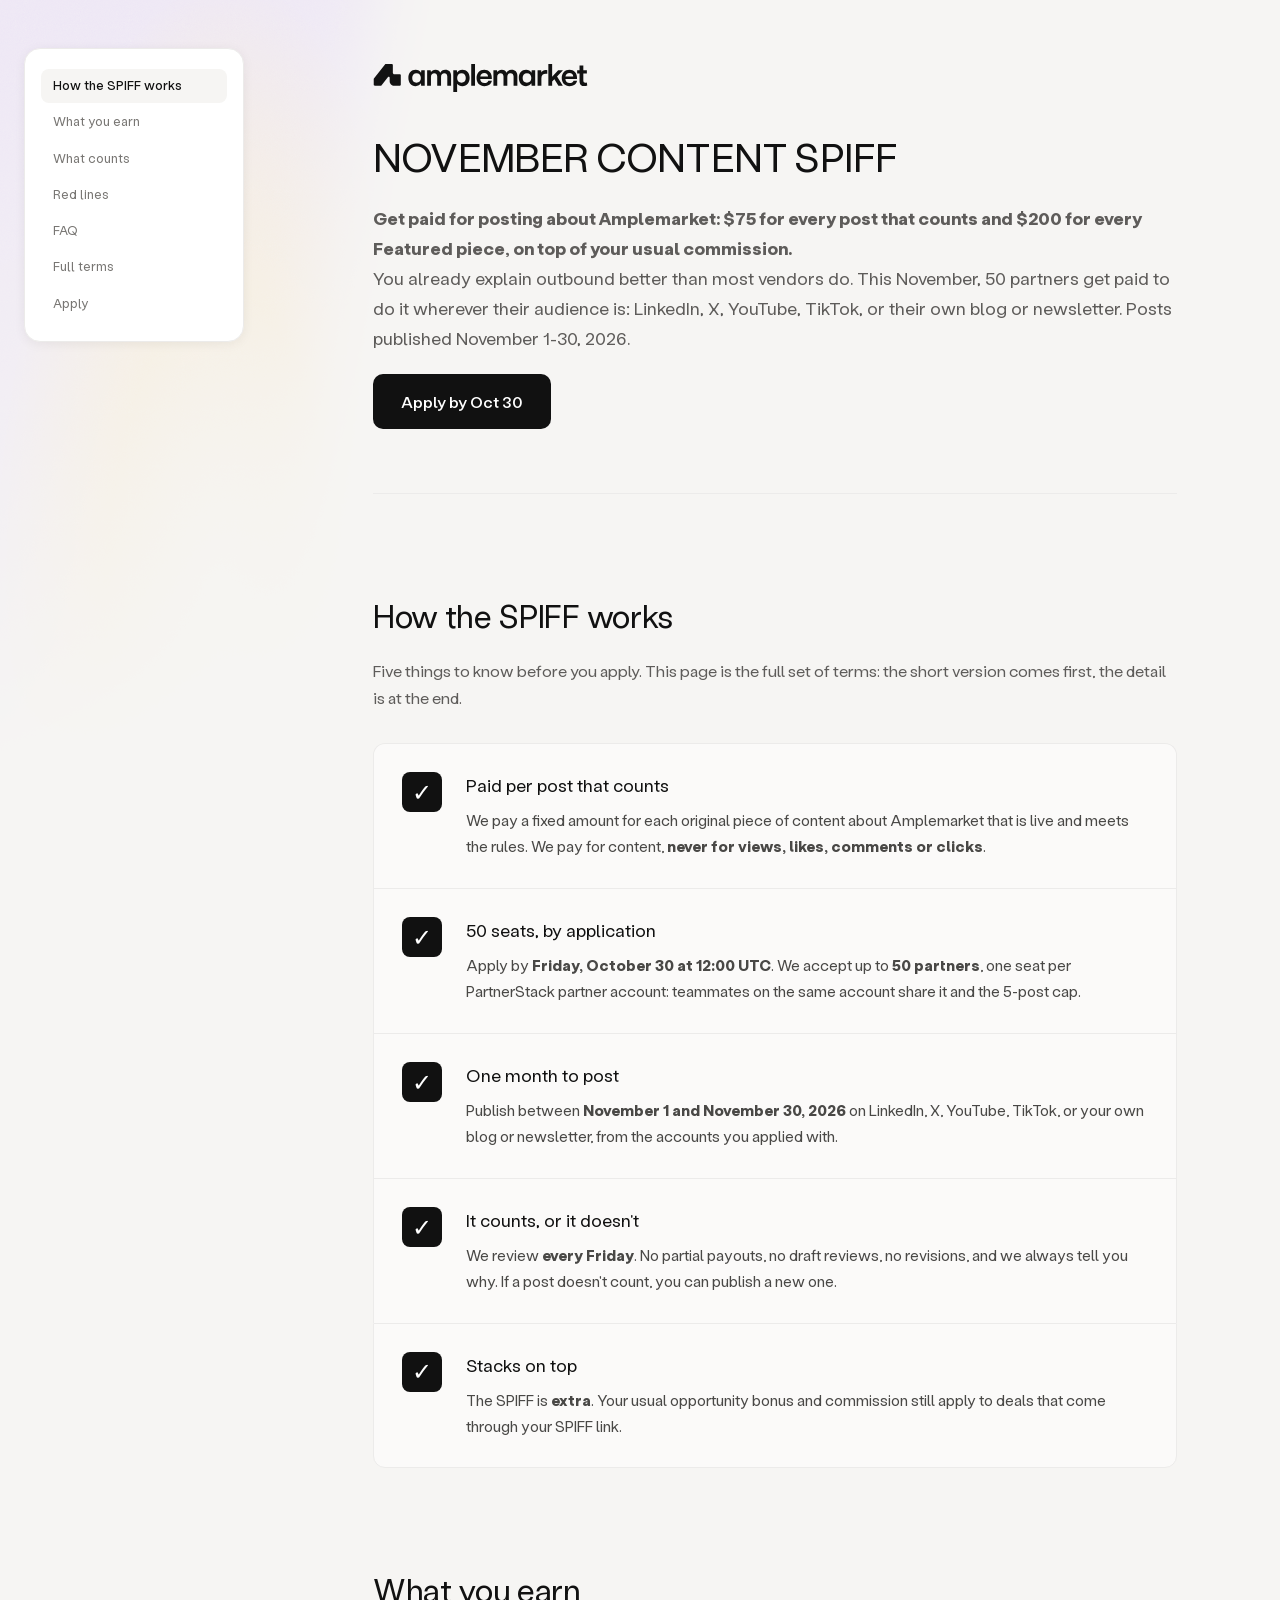
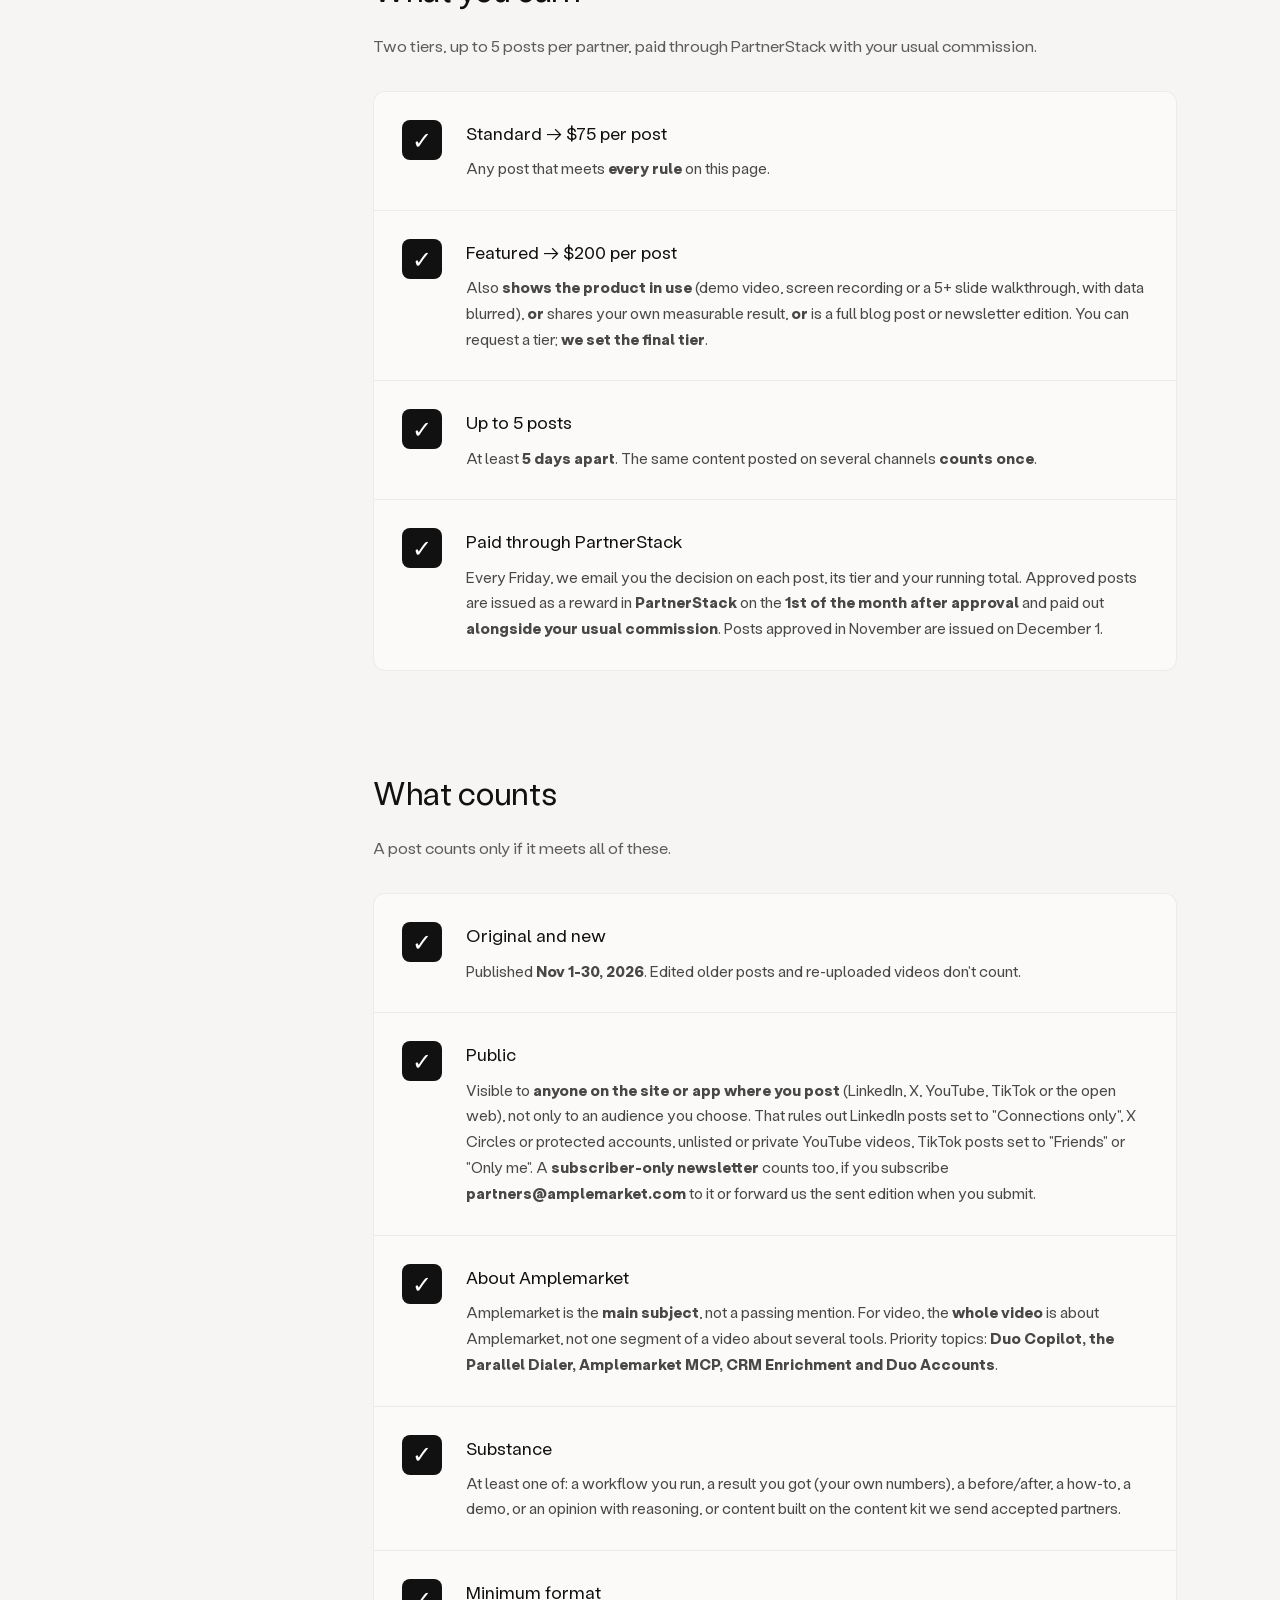
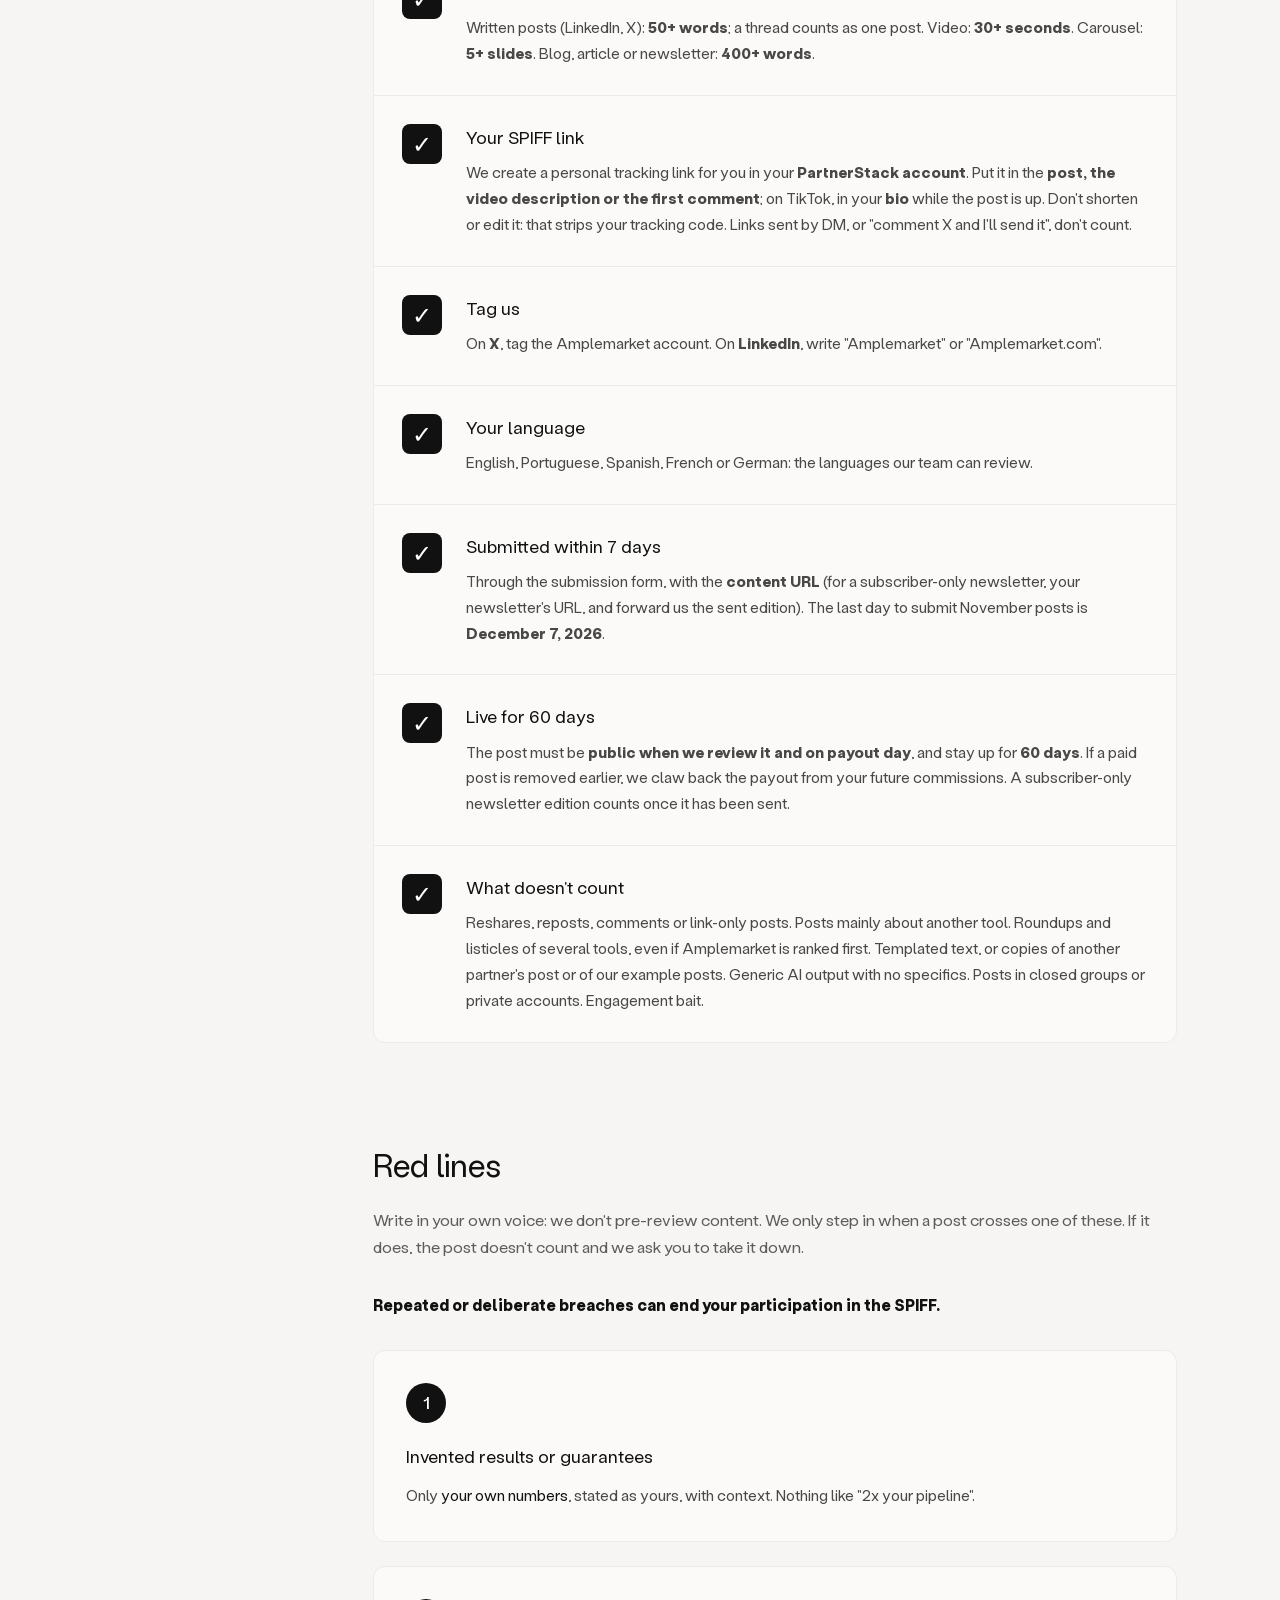
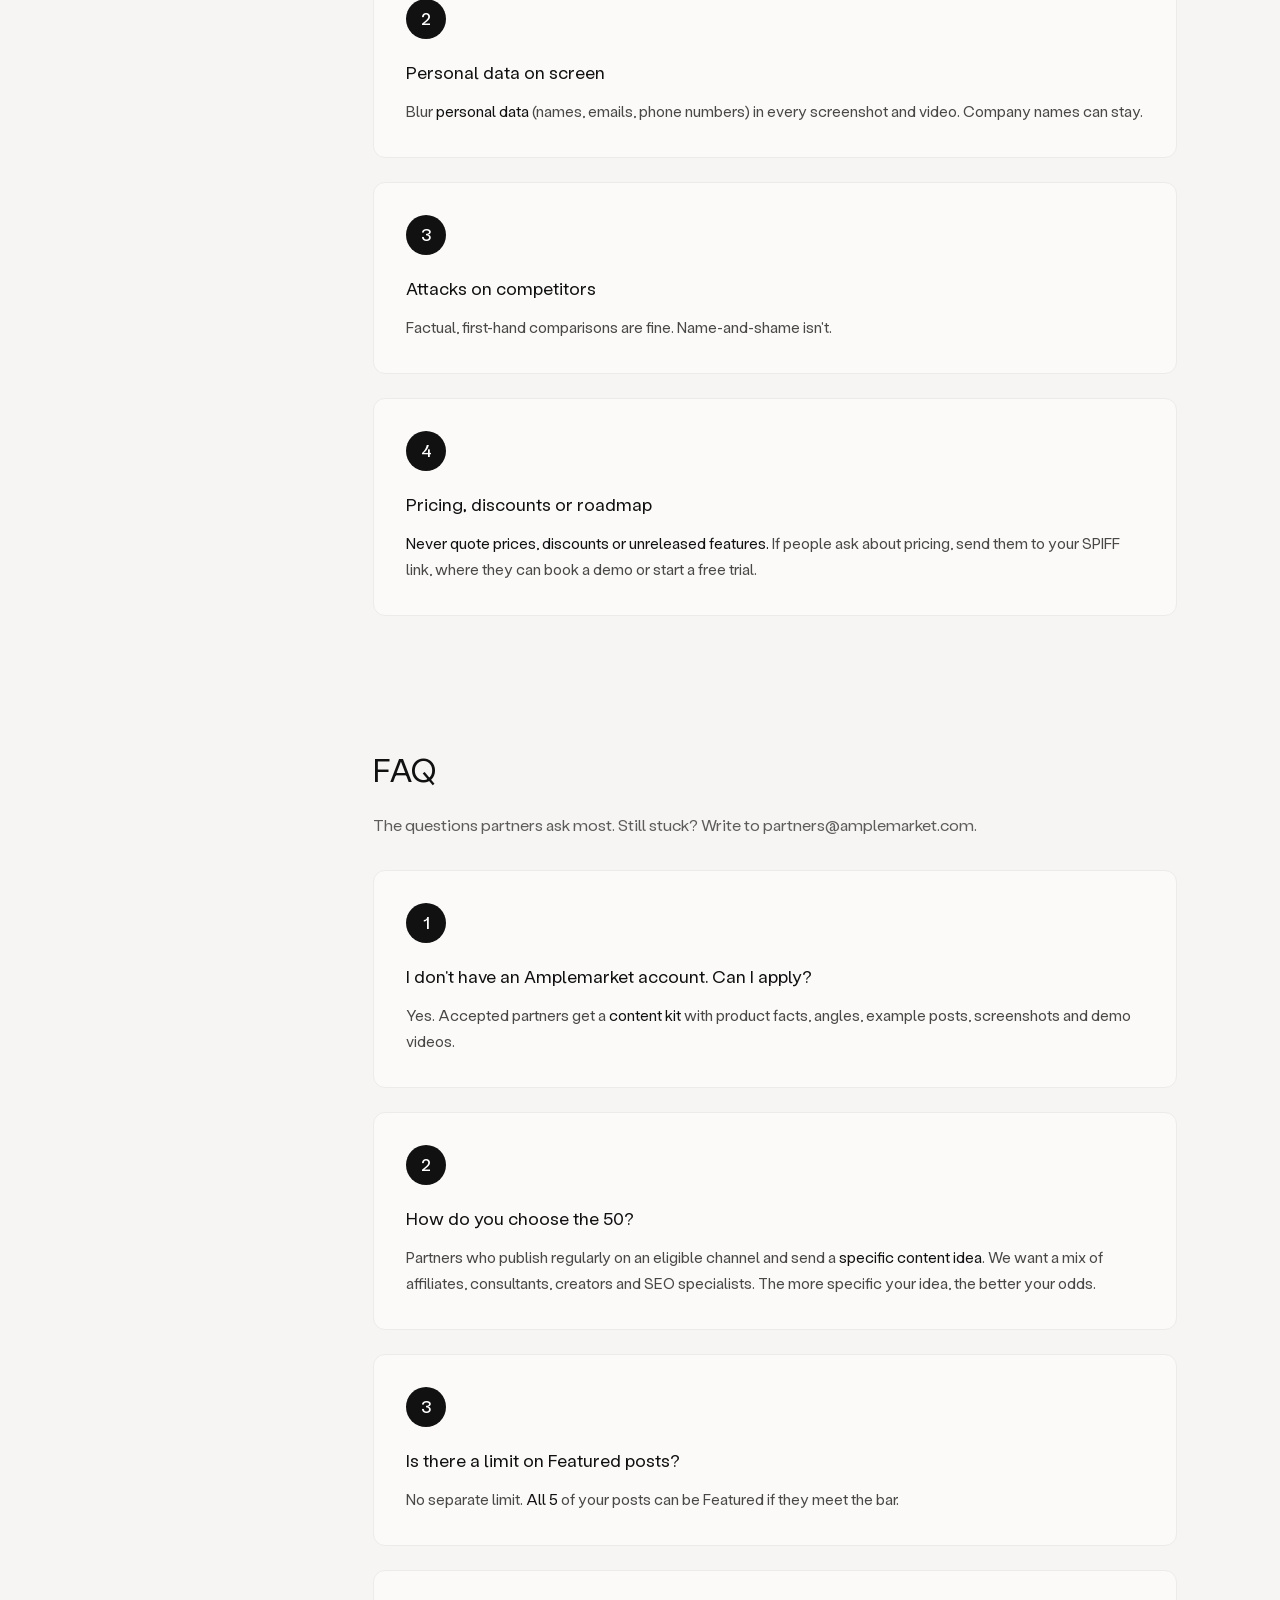
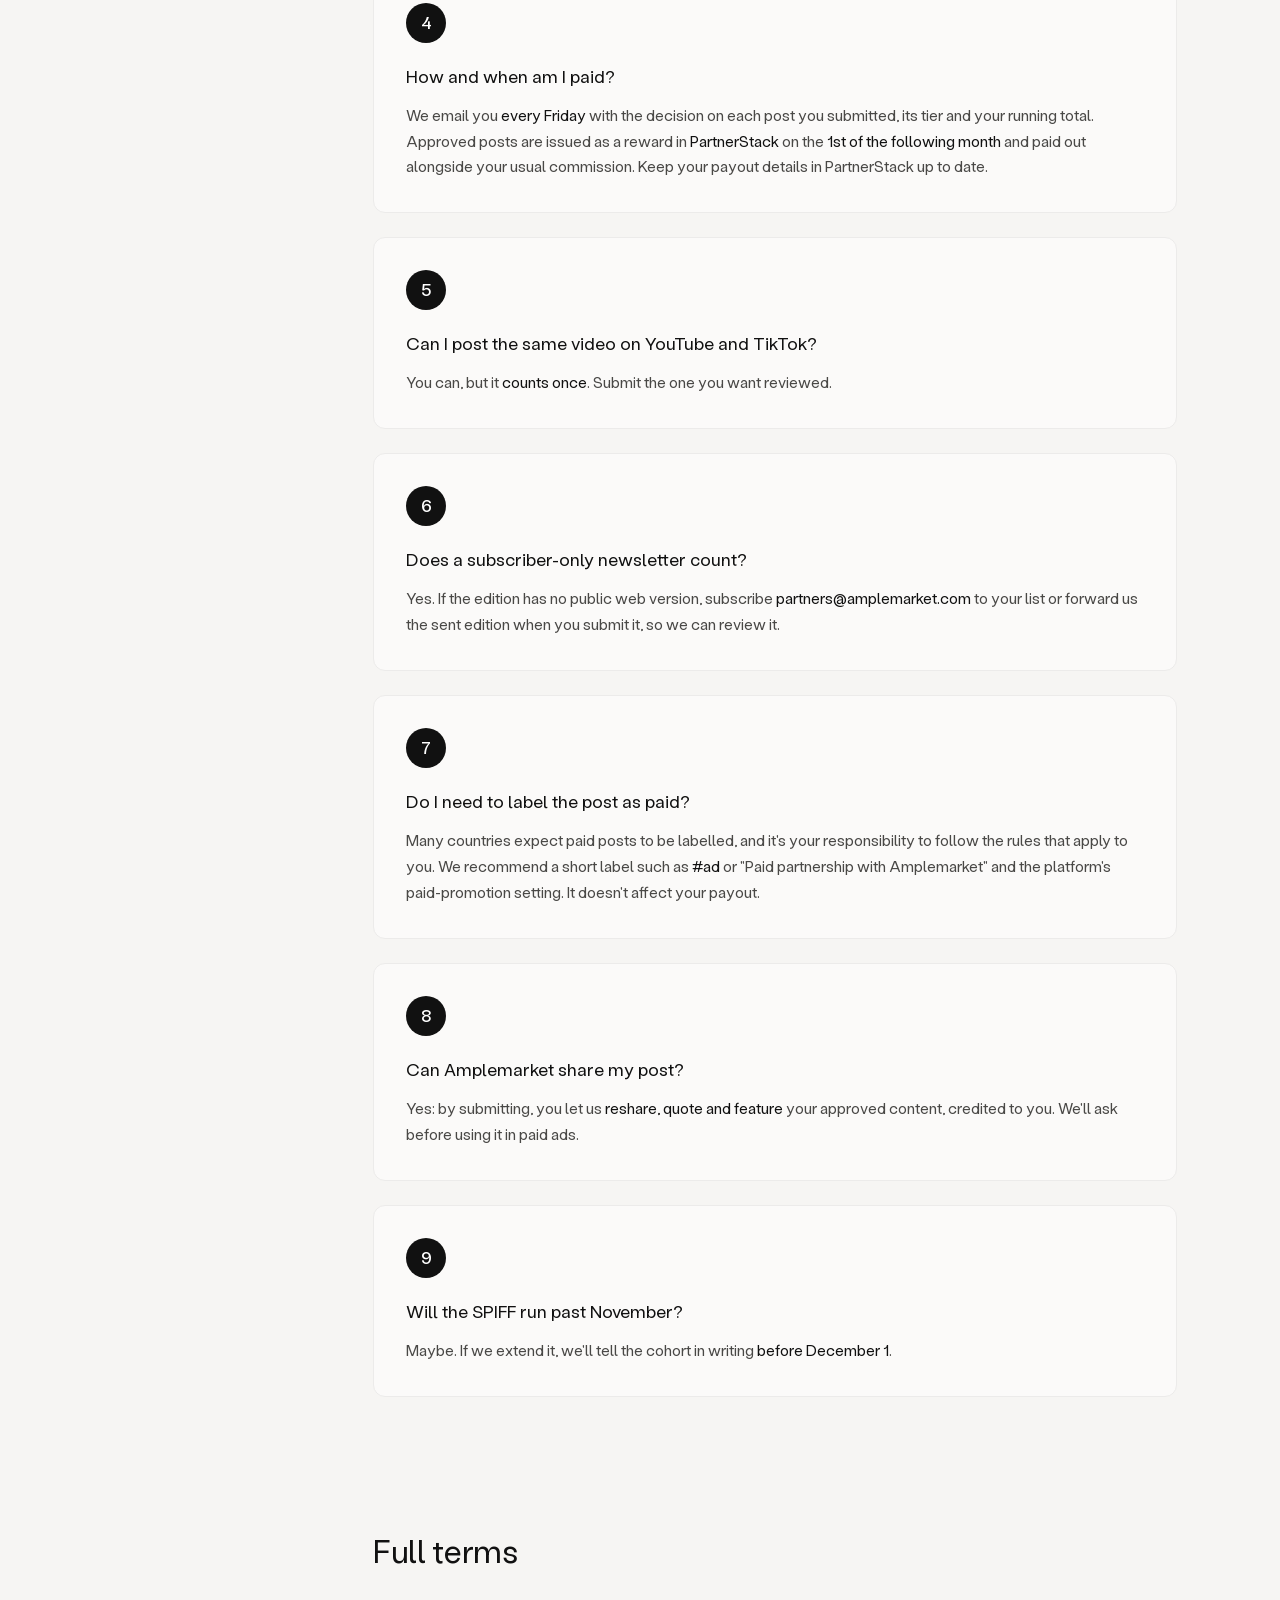
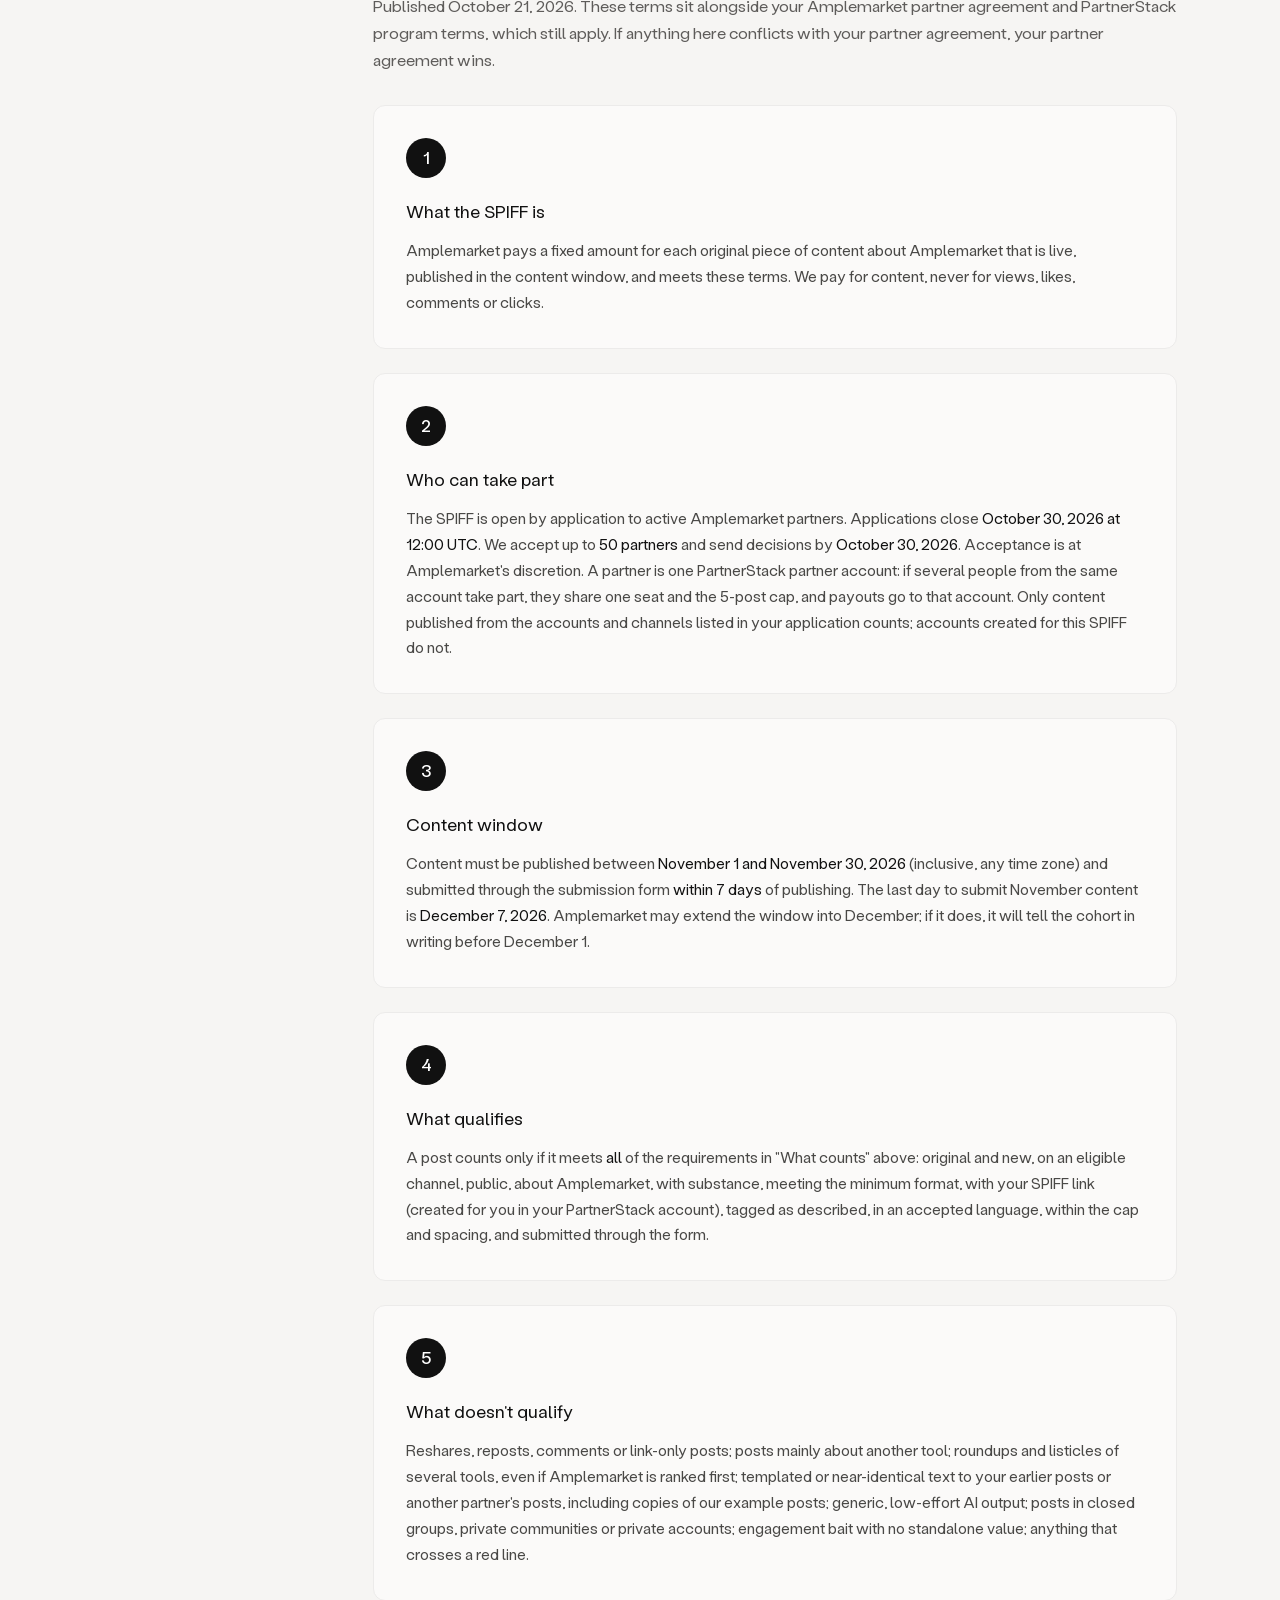
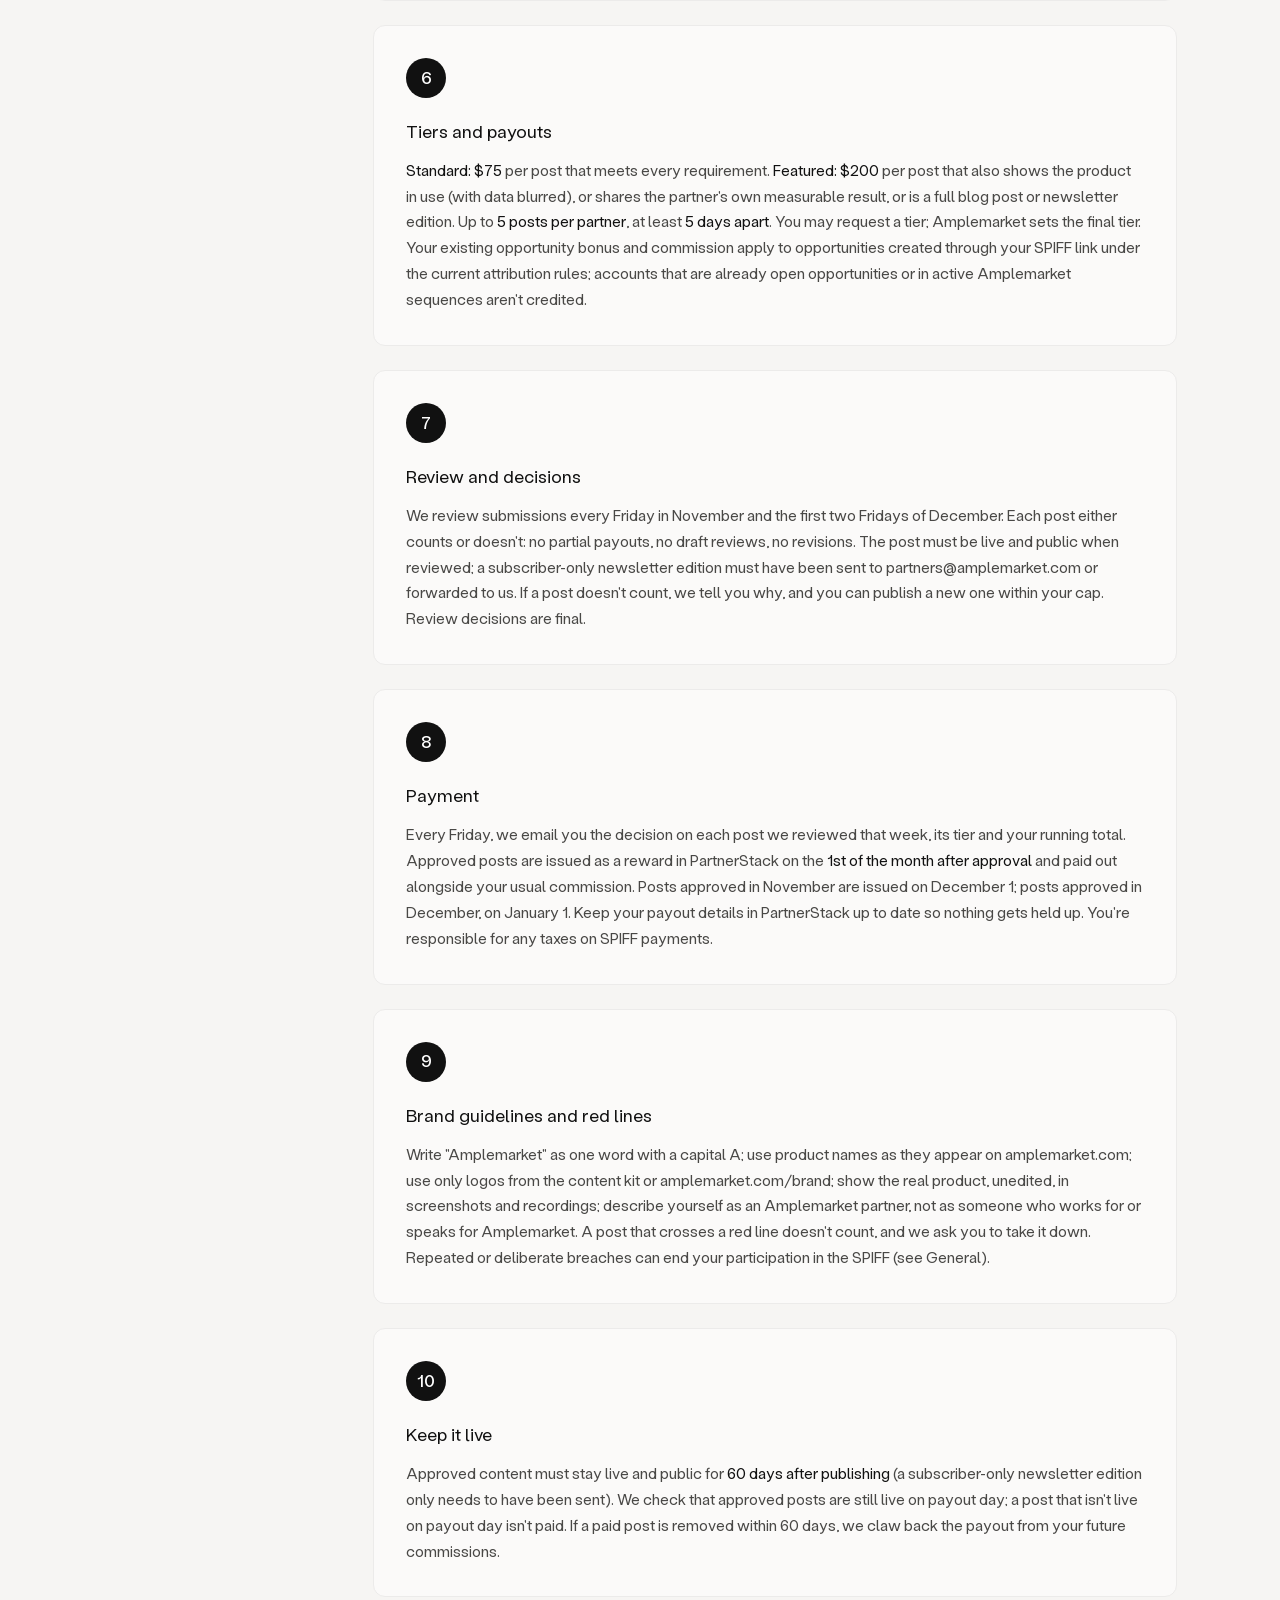
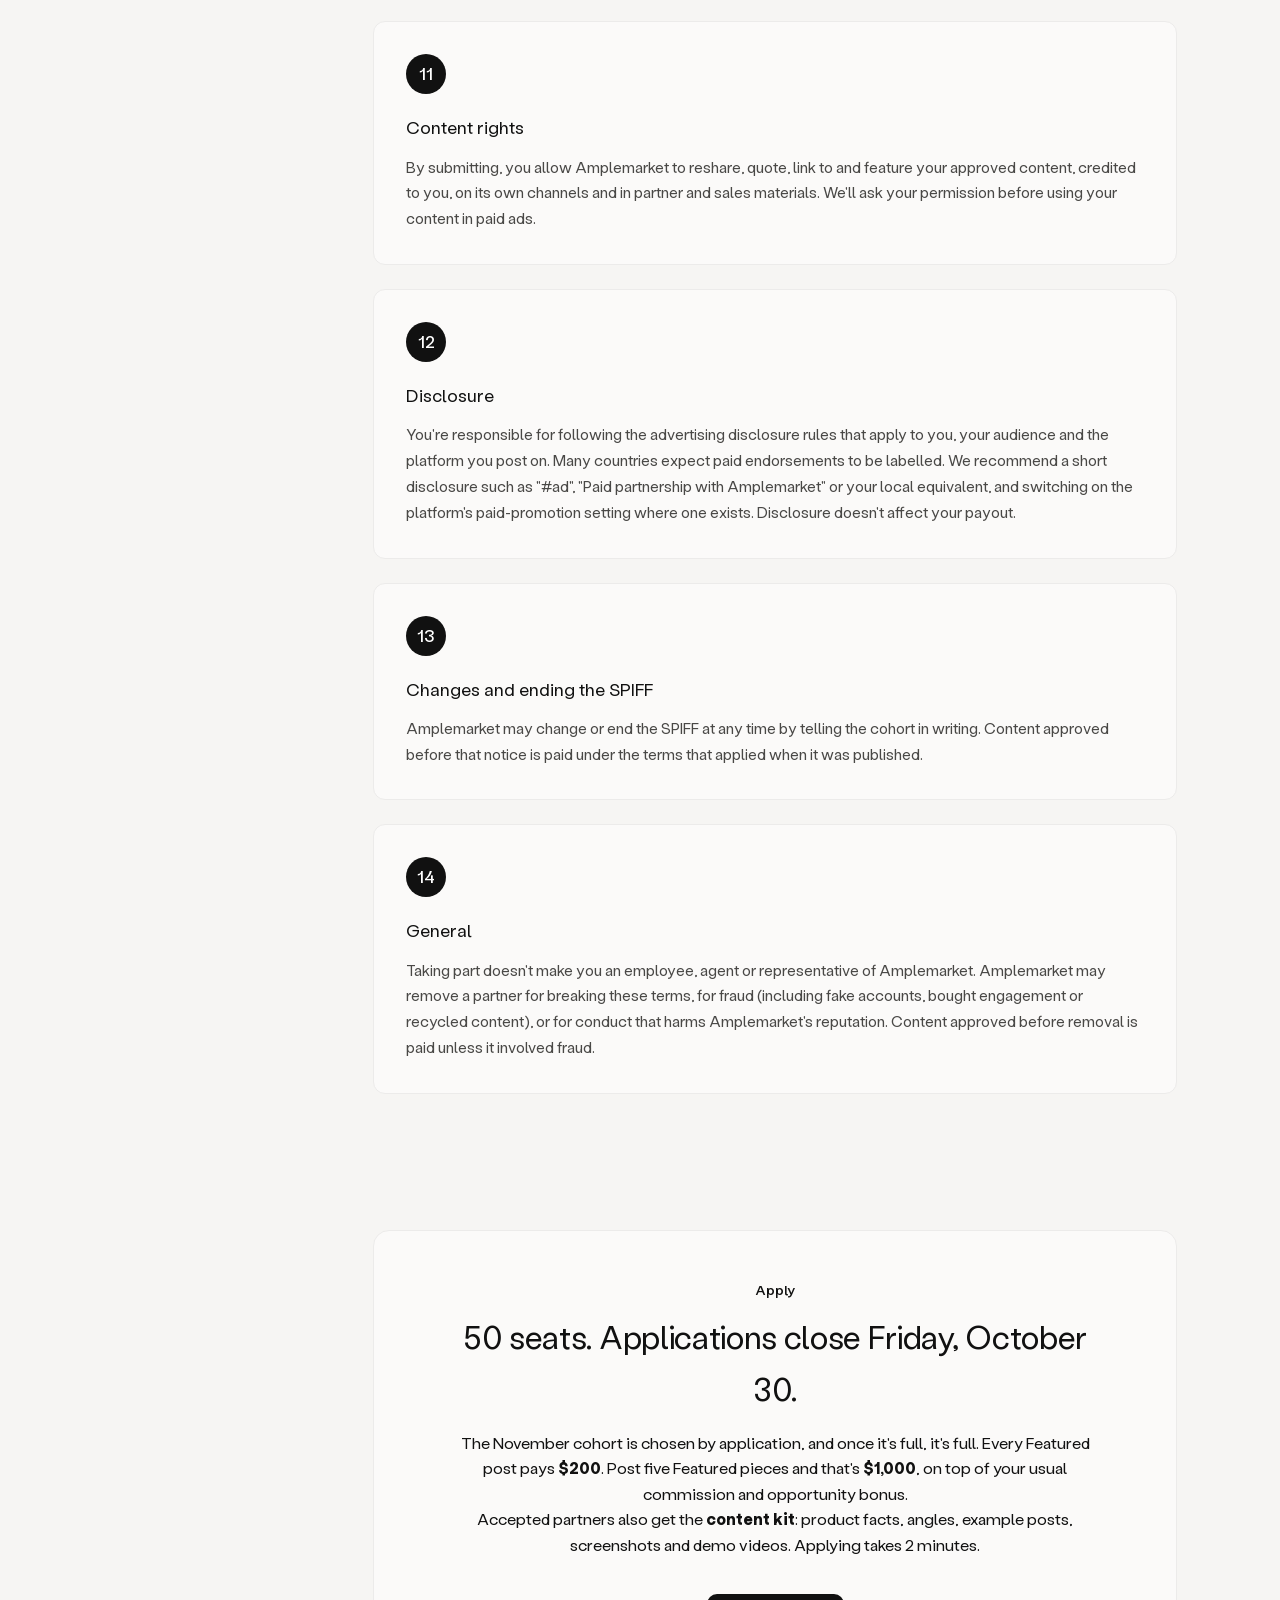
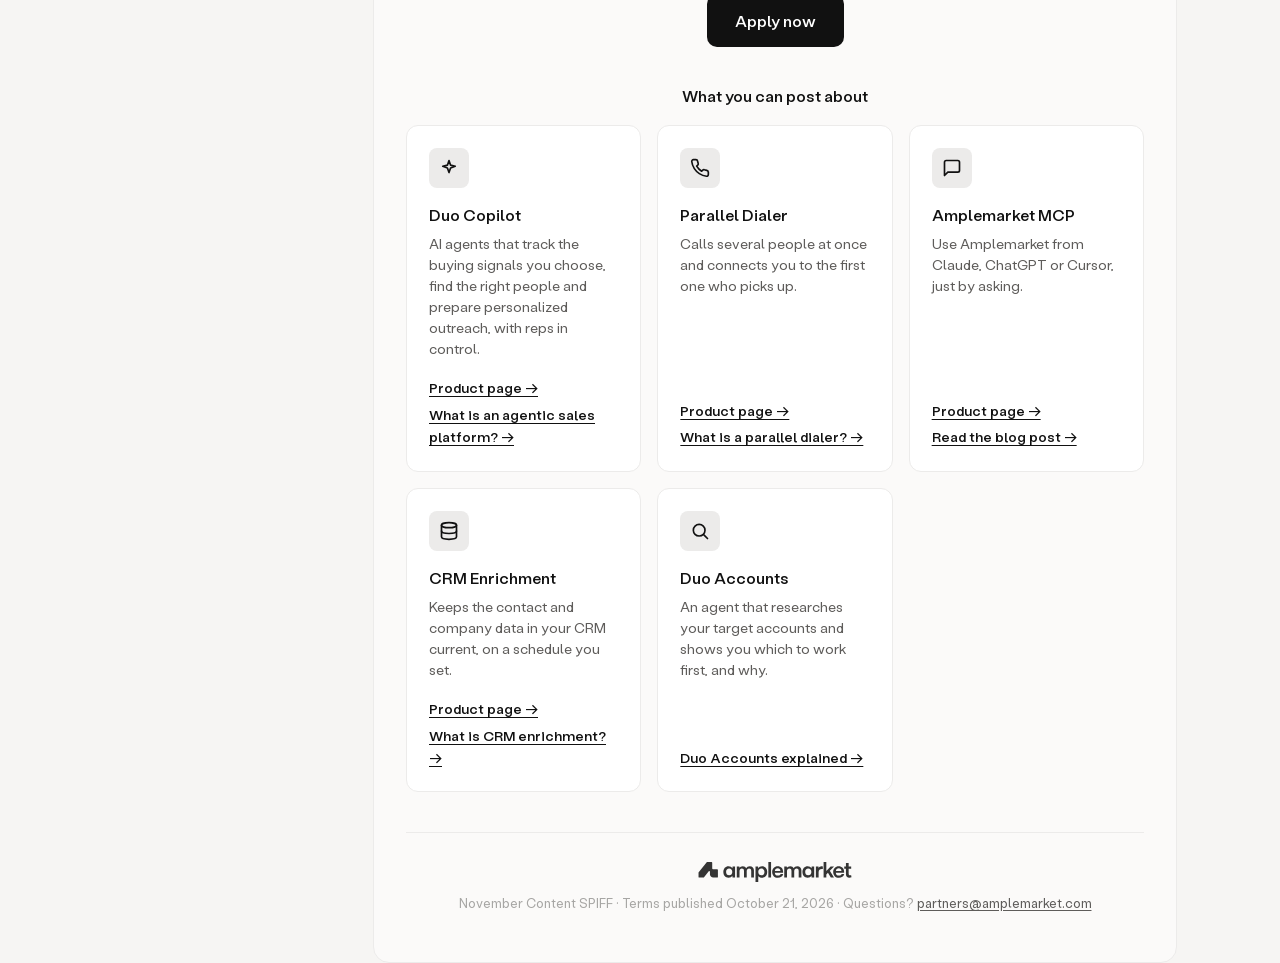
<file: index.html>
<!DOCTYPE html>
<html lang="en">
<head>
    <meta charset="UTF-8">
    <meta name="viewport" content="width=device-width, initial-scale=1.0">
    <title>NOVEMBER CONTENT SPIFF | Amplemarket</title>
    <link rel="icon" href="images/favicon.svg" type="image/svg+xml">
    <link rel="stylesheet" href="styles.css">
</head>
<body>
    <!-- Floating Sidebar (fixed position, outside container) -->
    <nav class="sidebar">
        <div class="sidebar-nav">
            <a href="#part-1" class="nav-link">How the SPIFF works</a>
            <a href="#part-2" class="nav-link">What you earn</a>
            <a href="#part-3" class="nav-link">What counts</a>
            <a href="#part-4" class="nav-link">Red lines</a>
            <a href="#part-5" class="nav-link">FAQ</a>
            <a href="#part-6" class="nav-link">Full terms</a>
            <a href="#apply" class="nav-link">Apply</a>
        </div>
    </nav>

    <div class="container">
        <!-- Main Content -->
        <main>
            <!-- Header -->
            <header class="header">
                <div class="header-content">
                    <img src="images/am-logo.svg" alt="Amplemarket" class="header-logo">
                    <h1>NOVEMBER CONTENT SPIFF</h1>
                    <p><strong>Get paid for posting about Amplemarket: $75 for every post that counts and $200 for every Featured piece, on top of your usual commission.</strong></p>
                    <p>You already explain outbound better than most vendors do. This November, 50 partners get paid to do it wherever their audience is: LinkedIn, X, YouTube, TikTok, or their own blog or newsletter. Posts published November 1-30, 2026.</p>
                    <p style="margin-top:20px;"><a href="https://docs.google.com/forms/d/e/1FAIpQLSdPNeB5dNOGRBbBIIPgdiRvukiy955aVbxXAUyWPMQYVXCGZw/viewform" style="display:inline-block;background:#111111;color:#FFFFFF;text-decoration:none;font-size:16px;font-weight:500;padding:14px 28px;border-radius:10px;">Apply by Oct 30</a></p>
                </div>
            </header>

            <!-- How the SPIFF works -->
            <section id="part-1">
                <h2>How the SPIFF works</h2>
                <p>Five things to know before you apply. This page is the full set of terms: the short version comes first, the detail is at the end.</p>

                <div class="checklist">
                    <div class="checklist-item">
                        <div class="checklist-icon">✓</div>
                        <div class="checklist-content">
                            <h3>Paid per post that counts</h3>
                            <p>We pay a fixed amount for each original piece of content about Amplemarket that is live and meets the rules. We pay for content, <strong>never for views, likes, comments or clicks</strong>.</p>
                        </div>
                    </div>

                    <div class="checklist-item">
                        <div class="checklist-icon">✓</div>
                        <div class="checklist-content">
                            <h3>50 seats, by application</h3>
                            <p>Apply by <strong>Friday, October 30 at 12:00 UTC</strong>. We accept up to <strong>50 partners</strong>, one seat per PartnerStack partner account: teammates on the same account share it and the 5-post cap.</p>
                        </div>
                    </div>

                    <div class="checklist-item">
                        <div class="checklist-icon">✓</div>
                        <div class="checklist-content">
                            <h3>One month to post</h3>
                            <p>Publish between <strong>November 1 and November 30, 2026</strong> on LinkedIn, X, YouTube, TikTok, or your own blog or newsletter, from the accounts you applied with.</p>
                        </div>
                    </div>

                    <div class="checklist-item">
                        <div class="checklist-icon">✓</div>
                        <div class="checklist-content">
                            <h3>It counts, or it doesn&#x27;t</h3>
                            <p>We review <strong>every Friday</strong>. No partial payouts, no draft reviews, no revisions, and we always tell you why. If a post doesn&#x27;t count, you can publish a new one.</p>
                        </div>
                    </div>

                    <div class="checklist-item">
                        <div class="checklist-icon">✓</div>
                        <div class="checklist-content">
                            <h3>Stacks on top</h3>
                            <p>The SPIFF is <strong>extra</strong>. Your usual opportunity bonus and commission still apply to deals that come through your SPIFF link.</p>
                        </div>
                    </div>
                </div>
            </section>

            <!-- What you earn -->
            <section id="part-2">
                <h2>What you earn</h2>
                <p>Two tiers, up to 5 posts per partner, paid through PartnerStack with your usual commission.</p>

                <div class="checklist">
                    <div class="checklist-item">
                        <div class="checklist-icon">✓</div>
                        <div class="checklist-content">
                            <h3>Standard → $75 per post</h3>
                            <p>Any post that meets <strong>every rule</strong> on this page.</p>
                        </div>
                    </div>

                    <div class="checklist-item">
                        <div class="checklist-icon">✓</div>
                        <div class="checklist-content">
                            <h3>Featured → $200 per post</h3>
                            <p>Also <strong>shows the product in use</strong> (demo video, screen recording or a 5+ slide walkthrough, with data blurred), <strong>or</strong> shares your own measurable result, <strong>or</strong> is a full blog post or newsletter edition. You can request a tier; <strong>we set the final tier</strong>.</p>
                        </div>
                    </div>

                    <div class="checklist-item">
                        <div class="checklist-icon">✓</div>
                        <div class="checklist-content">
                            <h3>Up to 5 posts</h3>
                            <p>At least <strong>5 days apart</strong>. The same content posted on several channels <strong>counts once</strong>.</p>
                        </div>
                    </div>

                    <div class="checklist-item">
                        <div class="checklist-icon">✓</div>
                        <div class="checklist-content">
                            <h3>Paid through PartnerStack</h3>
                            <p>Every Friday, we email you the decision on each post, its tier and your running total. Approved posts are issued as a reward in <strong>PartnerStack</strong> on the <strong>1st of the month after approval</strong> and paid out <strong>alongside your usual commission</strong>. Posts approved in November are issued on December 1.</p>
                        </div>
                    </div>
                </div>
            </section>

            <!-- What counts -->
            <section id="part-3">
                <h2>What counts</h2>
                <p>A post counts only if it meets all of these.</p>

                <div class="checklist">
                    <div class="checklist-item">
                        <div class="checklist-icon">✓</div>
                        <div class="checklist-content">
                            <h3>Original and new</h3>
                            <p>Published <strong>Nov 1-30, 2026</strong>. Edited older posts and re-uploaded videos don&#x27;t count.</p>
                        </div>
                    </div>

                    <div class="checklist-item">
                        <div class="checklist-icon">✓</div>
                        <div class="checklist-content">
                            <h3>Public</h3>
                            <p>Visible to <strong>anyone on the site or app where you post</strong> (LinkedIn, X, YouTube, TikTok or the open web), not only to an audience you choose. That rules out LinkedIn posts set to &quot;Connections only&quot;, X Circles or protected accounts, unlisted or private YouTube videos, TikTok posts set to &quot;Friends&quot; or &quot;Only me&quot;. A <strong>subscriber-only newsletter</strong> counts too, if you subscribe <strong>partners@amplemarket.com</strong> to it or forward us the sent edition when you submit.</p>
                        </div>
                    </div>

                    <div class="checklist-item">
                        <div class="checklist-icon">✓</div>
                        <div class="checklist-content">
                            <h3>About Amplemarket</h3>
                            <p>Amplemarket is the <strong>main subject</strong>, not a passing mention. For video, the <strong>whole video</strong> is about Amplemarket, not one segment of a video about several tools. Priority topics: <strong>Duo Copilot, the Parallel Dialer, Amplemarket MCP, CRM Enrichment and Duo Accounts</strong>.</p>
                        </div>
                    </div>

                    <div class="checklist-item">
                        <div class="checklist-icon">✓</div>
                        <div class="checklist-content">
                            <h3>Substance</h3>
                            <p>At least one of: a workflow you run, a result you got (your own numbers), a before/after, a how-to, a demo, or an opinion with reasoning, or content built on the content kit we send accepted partners.</p>
                        </div>
                    </div>

                    <div class="checklist-item">
                        <div class="checklist-icon">✓</div>
                        <div class="checklist-content">
                            <h3>Minimum format</h3>
                            <p>Written posts (LinkedIn, X): <strong>50+ words</strong>; a thread counts as one post. Video: <strong>30+ seconds</strong>. Carousel: <strong>5+ slides</strong>. Blog, article or newsletter: <strong>400+ words</strong>.</p>
                        </div>
                    </div>

                    <div class="checklist-item">
                        <div class="checklist-icon">✓</div>
                        <div class="checklist-content">
                            <h3>Your SPIFF link</h3>
                            <p>We create a personal tracking link for you in your <strong>PartnerStack account</strong>. Put it in the <strong>post, the video description or the first comment</strong>; on TikTok, in your <strong>bio</strong> while the post is up. Don&#x27;t shorten or edit it: that strips your tracking code. Links sent by DM, or &quot;comment X and I&#x27;ll send it&quot;, don&#x27;t count.</p>
                        </div>
                    </div>

                    <div class="checklist-item">
                        <div class="checklist-icon">✓</div>
                        <div class="checklist-content">
                            <h3>Tag us</h3>
                            <p>On <strong>X</strong>, tag the Amplemarket account. On <strong>LinkedIn</strong>, write &quot;Amplemarket&quot; or &quot;Amplemarket.com&quot;.</p>
                        </div>
                    </div>

                    <div class="checklist-item">
                        <div class="checklist-icon">✓</div>
                        <div class="checklist-content">
                            <h3>Your language</h3>
                            <p>English, Portuguese, Spanish, French or German: the languages our team can review.</p>
                        </div>
                    </div>

                    <div class="checklist-item">
                        <div class="checklist-icon">✓</div>
                        <div class="checklist-content">
                            <h3>Submitted within 7 days</h3>
                            <p>Through the submission form, with the <strong>content URL</strong> (for a subscriber-only newsletter, your newsletter&#x27;s URL, and forward us the sent edition). The last day to submit November posts is <strong>December 7, 2026</strong>.</p>
                        </div>
                    </div>

                    <div class="checklist-item">
                        <div class="checklist-icon">✓</div>
                        <div class="checklist-content">
                            <h3>Live for 60 days</h3>
                            <p>The post must be <strong>public when we review it and on payout day</strong>, and stay up for <strong>60 days</strong>. If a paid post is removed earlier, we claw back the payout from your future commissions. A subscriber-only newsletter edition counts once it has been sent.</p>
                        </div>
                    </div>

                    <div class="checklist-item">
                        <div class="checklist-icon">✓</div>
                        <div class="checklist-content">
                            <h3>What doesn&#x27;t count</h3>
                            <p>Reshares, reposts, comments or link-only posts. Posts mainly about another tool. Roundups and listicles of several tools, even if Amplemarket is ranked first. Templated text, or copies of another partner&#x27;s post or of our example posts. Generic AI output with no specifics. Posts in closed groups or private accounts. Engagement bait.</p>
                        </div>
                    </div>
                </div>
            </section>

            <!-- Red lines -->
            <section id="part-4">
                <h2>Red lines</h2>
                <p>Write in your own voice: we don&#x27;t pre-review content. We only step in when a post crosses one of these. If it does, the post doesn&#x27;t count and we ask you to take it down.</p>
                <p style="margin-bottom:32px;"><strong>Repeated or deliberate breaches can end your participation in the SPIFF.</strong></p>

                <div class="foundations-grid">
                    <article class="foundation-card">
                        <div class="card-number">1</div>
                        <h3>Invented results or guarantees</h3>
                        <p>Only <strong>your own numbers</strong>, stated as yours, with context. Nothing like &quot;2x your pipeline&quot;.</p>
                    </article>

                    <article class="foundation-card">
                        <div class="card-number">2</div>
                        <h3>Personal data on screen</h3>
                        <p>Blur <strong>personal data</strong> (names, emails, phone numbers) in every screenshot and video. Company names can stay.</p>
                    </article>

                    <article class="foundation-card">
                        <div class="card-number">3</div>
                        <h3>Attacks on competitors</h3>
                        <p>Factual, first-hand comparisons are fine. Name-and-shame isn&#x27;t.</p>
                    </article>

                    <article class="foundation-card">
                        <div class="card-number">4</div>
                        <h3>Pricing, discounts or roadmap</h3>
                        <p><strong>Never quote prices, discounts or unreleased features.</strong> If people ask about pricing, send them to your SPIFF link, where they can book a demo or start a free trial.</p>
                    </article>
                </div>
            </section>

            <!-- FAQ -->
            <section id="part-5">
                <h2>FAQ</h2>
                <p>The questions partners ask most. Still stuck? Write to partners@amplemarket.com.</p>

                <div class="foundations-grid">
                    <article class="foundation-card">
                        <div class="card-number">1</div>
                        <h3>I don&#x27;t have an Amplemarket account. Can I apply?</h3>
                        <p>Yes. Accepted partners get a <strong>content kit</strong> with product facts, angles, example posts, screenshots and demo videos.</p>
                    </article>

                    <article class="foundation-card">
                        <div class="card-number">2</div>
                        <h3>How do you choose the 50?</h3>
                        <p>Partners who publish regularly on an eligible channel and send a <strong>specific content idea</strong>. We want a mix of affiliates, consultants, creators and SEO specialists. The more specific your idea, the better your odds.</p>
                    </article>

                    <article class="foundation-card">
                        <div class="card-number">3</div>
                        <h3>Is there a limit on Featured posts?</h3>
                        <p>No separate limit. <strong>All 5</strong> of your posts can be Featured if they meet the bar.</p>
                    </article>

                    <article class="foundation-card">
                        <div class="card-number">4</div>
                        <h3>How and when am I paid?</h3>
                        <p>We email you <strong>every Friday</strong> with the decision on each post you submitted, its tier and your running total. Approved posts are issued as a reward in <strong>PartnerStack</strong> on the <strong>1st of the following month</strong> and paid out alongside your usual commission. Keep your payout details in PartnerStack up to date.</p>
                    </article>

                    <article class="foundation-card">
                        <div class="card-number">5</div>
                        <h3>Can I post the same video on YouTube and TikTok?</h3>
                        <p>You can, but it <strong>counts once</strong>. Submit the one you want reviewed.</p>
                    </article>

                    <article class="foundation-card">
                        <div class="card-number">6</div>
                        <h3>Does a subscriber-only newsletter count?</h3>
                        <p>Yes. If the edition has no public web version, subscribe <strong>partners@amplemarket.com</strong> to your list or forward us the sent edition when you submit it, so we can review it.</p>
                    </article>

                    <article class="foundation-card">
                        <div class="card-number">7</div>
                        <h3>Do I need to label the post as paid?</h3>
                        <p>Many countries expect paid posts to be labelled, and it&#x27;s your responsibility to follow the rules that apply to you. We recommend a short label such as <strong>#ad</strong> or &quot;Paid partnership with Amplemarket&quot; and the platform&#x27;s paid-promotion setting. It doesn&#x27;t affect your payout.</p>
                    </article>

                    <article class="foundation-card">
                        <div class="card-number">8</div>
                        <h3>Can Amplemarket share my post?</h3>
                        <p>Yes: by submitting, you let us <strong>reshare, quote and feature</strong> your approved content, credited to you. We&#x27;ll ask before using it in paid ads.</p>
                    </article>

                    <article class="foundation-card">
                        <div class="card-number">9</div>
                        <h3>Will the SPIFF run past November?</h3>
                        <p>Maybe. If we extend it, we&#x27;ll tell the cohort in writing <strong>before December 1</strong>.</p>
                    </article>
                </div>
            </section>

            <!-- Full terms -->
            <section id="part-6">
                <h2>Full terms</h2>
                <p>Published October 21, 2026. These terms sit alongside your Amplemarket partner agreement and PartnerStack program terms, which still apply. If anything here conflicts with your partner agreement, your partner agreement wins.</p>

                <div class="foundations-grid">
                    <article class="foundation-card">
                        <div class="card-number">1</div>
                        <h3>What the SPIFF is</h3>
                        <p>Amplemarket pays a fixed amount for each original piece of content about Amplemarket that is live, published in the content window, and meets these terms. We pay for content, never for views, likes, comments or clicks.</p>
                    </article>

                    <article class="foundation-card">
                        <div class="card-number">2</div>
                        <h3>Who can take part</h3>
                        <p>The SPIFF is open by application to active Amplemarket partners. Applications close <strong>October 30, 2026 at 12:00 UTC</strong>. We accept up to <strong>50 partners</strong> and send decisions by <strong>October 30, 2026</strong>. Acceptance is at Amplemarket&#x27;s discretion. A partner is one PartnerStack partner account: if several people from the same account take part, they share one seat and the 5-post cap, and payouts go to that account. Only content published from the accounts and channels listed in your application counts; accounts created for this SPIFF do not.</p>
                    </article>

                    <article class="foundation-card">
                        <div class="card-number">3</div>
                        <h3>Content window</h3>
                        <p>Content must be published between <strong>November 1 and November 30, 2026</strong> (inclusive, any time zone) and submitted through the submission form <strong>within 7 days</strong> of publishing. The last day to submit November content is <strong>December 7, 2026</strong>. Amplemarket may extend the window into December; if it does, it will tell the cohort in writing before December 1.</p>
                    </article>

                    <article class="foundation-card">
                        <div class="card-number">4</div>
                        <h3>What qualifies</h3>
                        <p>A post counts only if it meets <strong>all</strong> of the requirements in &quot;What counts&quot; above: original and new, on an eligible channel, public, about Amplemarket, with substance, meeting the minimum format, with your SPIFF link (created for you in your PartnerStack account), tagged as described, in an accepted language, within the cap and spacing, and submitted through the form.</p>
                    </article>

                    <article class="foundation-card">
                        <div class="card-number">5</div>
                        <h3>What doesn&#x27;t qualify</h3>
                        <p>Reshares, reposts, comments or link-only posts; posts mainly about another tool; roundups and listicles of several tools, even if Amplemarket is ranked first; templated or near-identical text to your earlier posts or another partner&#x27;s posts, including copies of our example posts; generic, low-effort AI output; posts in closed groups, private communities or private accounts; engagement bait with no standalone value; anything that crosses a red line.</p>
                    </article>

                    <article class="foundation-card">
                        <div class="card-number">6</div>
                        <h3>Tiers and payouts</h3>
                        <p><strong>Standard: $75</strong> per post that meets every requirement. <strong>Featured: $200</strong> per post that also shows the product in use (with data blurred), or shares the partner&#x27;s own measurable result, or is a full blog post or newsletter edition. Up to <strong>5 posts per partner</strong>, at least <strong>5 days apart</strong>. You may request a tier; Amplemarket sets the final tier. Your existing opportunity bonus and commission apply to opportunities created through your SPIFF link under the current attribution rules; accounts that are already open opportunities or in active Amplemarket sequences aren&#x27;t credited.</p>
                    </article>

                    <article class="foundation-card">
                        <div class="card-number">7</div>
                        <h3>Review and decisions</h3>
                        <p>We review submissions every Friday in November and the first two Fridays of December. Each post either counts or doesn&#x27;t: no partial payouts, no draft reviews, no revisions. The post must be live and public when reviewed; a subscriber-only newsletter edition must have been sent to partners@amplemarket.com or forwarded to us. If a post doesn&#x27;t count, we tell you why, and you can publish a new one within your cap. Review decisions are final.</p>
                    </article>

                    <article class="foundation-card">
                        <div class="card-number">8</div>
                        <h3>Payment</h3>
                        <p>Every Friday, we email you the decision on each post we reviewed that week, its tier and your running total. Approved posts are issued as a reward in PartnerStack on the <strong>1st of the month after approval</strong> and paid out alongside your usual commission. Posts approved in November are issued on December 1; posts approved in December, on January 1. Keep your payout details in PartnerStack up to date so nothing gets held up. You&#x27;re responsible for any taxes on SPIFF payments.</p>
                    </article>

                    <article class="foundation-card">
                        <div class="card-number">9</div>
                        <h3>Brand guidelines and red lines</h3>
                        <p>Write &quot;Amplemarket&quot; as one word with a capital A; use product names as they appear on amplemarket.com; use only logos from the content kit or amplemarket.com/brand; show the real product, unedited, in screenshots and recordings; describe yourself as an Amplemarket partner, not as someone who works for or speaks for Amplemarket. A post that crosses a red line doesn&#x27;t count, and we ask you to take it down. Repeated or deliberate breaches can end your participation in the SPIFF (see General).</p>
                    </article>

                    <article class="foundation-card">
                        <div class="card-number">10</div>
                        <h3>Keep it live</h3>
                        <p>Approved content must stay live and public for <strong>60 days after publishing</strong> (a subscriber-only newsletter edition only needs to have been sent). We check that approved posts are still live on payout day; a post that isn&#x27;t live on payout day isn&#x27;t paid. If a paid post is removed within 60 days, we claw back the payout from your future commissions.</p>
                    </article>

                    <article class="foundation-card">
                        <div class="card-number">11</div>
                        <h3>Content rights</h3>
                        <p>By submitting, you allow Amplemarket to reshare, quote, link to and feature your approved content, credited to you, on its own channels and in partner and sales materials. We&#x27;ll ask your permission before using your content in paid ads.</p>
                    </article>

                    <article class="foundation-card">
                        <div class="card-number">12</div>
                        <h3>Disclosure</h3>
                        <p>You&#x27;re responsible for following the advertising disclosure rules that apply to you, your audience and the platform you post on. Many countries expect paid endorsements to be labelled. We recommend a short disclosure such as &quot;#ad&quot;, &quot;Paid partnership with Amplemarket&quot; or your local equivalent, and switching on the platform&#x27;s paid-promotion setting where one exists. Disclosure doesn&#x27;t affect your payout.</p>
                    </article>

                    <article class="foundation-card">
                        <div class="card-number">13</div>
                        <h3>Changes and ending the SPIFF</h3>
                        <p>Amplemarket may change or end the SPIFF at any time by telling the cohort in writing. Content approved before that notice is paid under the terms that applied when it was published.</p>
                    </article>

                    <article class="foundation-card">
                        <div class="card-number">14</div>
                        <h3>General</h3>
                        <p>Taking part doesn&#x27;t make you an employee, agent or representative of Amplemarket. Amplemarket may remove a partner for breaking these terms, for fraud (including fake accounts, bought engagement or recycled content), or for conduct that harms Amplemarket&#x27;s reputation. Content approved before removal is paid unless it involved fraud.</p>
                    </article>
                </div>
            </section>
            <!-- Apply -->
            <section id="apply" style="background:#FBFAF9;border:1px solid #ECEBEA;border-radius:16px;margin-top:56px;padding:48px 32px;">
                <div style="text-align:center;max-width:660px;margin:0 auto 36px;">
                    <div style="color:#111111;font-size:14px;font-weight:500;margin-bottom:10px;">Apply</div>
                    <h2>50 seats. Applications close Friday, October 30.</h2>
                    <p>The November cohort is chosen by application, and once it's full, it's full. Every Featured post pays <strong>$200</strong>. Post five Featured pieces and that's <strong>$1,000</strong>, on top of your usual commission and opportunity bonus.</p>
                    <p>Accepted partners also get the <strong>content kit</strong>: product facts, angles, example posts, screenshots and demo videos. Applying takes 2 minutes.</p>
                </div>
                <div style="text-align:center;margin:0 0 36px;">
                    <a href="https://docs.google.com/forms/d/e/1FAIpQLSdPNeB5dNOGRBbBIIPgdiRvukiy955aVbxXAUyWPMQYVXCGZw/viewform" style="display:inline-block;background:#111111;color:#FFFFFF;text-decoration:none;font-size:16px;font-weight:500;padding:14px 28px;border-radius:10px;">Apply now</a>
                </div>
                <div style="color:#111111;font-size:16px;font-weight:500;margin-bottom:16px;text-align:center;">What you can post about</div>
                <div style="display:grid;grid-template-columns:repeat(auto-fit,minmax(220px,1fr));gap:16px;">
                    <div style="background:#FFFFFF;border:1px solid #ECEBEA;border-radius:12px;padding:22px;display:flex;flex-direction:column;">
                        <div style="width:40px;height:40px;border-radius:8px;background:#ECEBEA;display:flex;align-items:center;justify-content:center;margin-bottom:14px;"><svg width="20" height="20" viewBox="0 0 24 24" fill="none" stroke="#111111" stroke-width="2" stroke-linecap="round" stroke-linejoin="round"><path d="M12 3l1.9 5.6L19.5 10l-5.6 1.9L12 17.5l-1.9-5.6L4.5 10l5.6-1.4z"/></svg></div>
                        <div style="color:#111111;font-size:16px;font-weight:500;margin-bottom:6px;">Duo Copilot</div>
                        <div style="color:#5E5C5A;font-size:14px;line-height:1.5;margin-bottom:14px;flex:1;">AI agents that track the buying signals you choose, find the right people and prepare personalized outreach, with reps in control.</div>
                        <a href="https://www.amplemarket.com/duo" style="color:#111111;font-size:14px;font-weight:500;text-decoration:underline;text-underline-offset:3px;margin-top:4px;">Product page →</a>
                        <a href="https://www.amplemarket.com/blog/agentic-sales-platform" style="color:#111111;font-size:14px;font-weight:500;text-decoration:underline;text-underline-offset:3px;margin-top:4px;">What is an agentic sales platform? →</a>
                    </div>
                    <div style="background:#FFFFFF;border:1px solid #ECEBEA;border-radius:12px;padding:22px;display:flex;flex-direction:column;">
                        <div style="width:40px;height:40px;border-radius:8px;background:#ECEBEA;display:flex;align-items:center;justify-content:center;margin-bottom:14px;"><svg width="20" height="20" viewBox="0 0 24 24" fill="none" stroke="#111111" stroke-width="2" stroke-linecap="round" stroke-linejoin="round"><path d="M22 16.9v3a2 2 0 0 1-2.2 2 19.8 19.8 0 0 1-8.6-3.1 19.5 19.5 0 0 1-6-6A19.8 19.8 0 0 1 2.1 4.2 2 2 0 0 1 4.1 2h3a2 2 0 0 1 2 1.7c.1.9.4 1.8.7 2.7a2 2 0 0 1-.5 2.1L8 9.8a16 16 0 0 0 6 6l1.3-1.3a2 2 0 0 1 2.1-.4c.9.3 1.8.6 2.7.7a2 2 0 0 1 1.7 2z"/></svg></div>
                        <div style="color:#111111;font-size:16px;font-weight:500;margin-bottom:6px;">Parallel Dialer</div>
                        <div style="color:#5E5C5A;font-size:14px;line-height:1.5;margin-bottom:14px;flex:1;">Calls several people at once and connects you to the first one who picks up.</div>
                        <a href="https://www.amplemarket.com/dialer" style="color:#111111;font-size:14px;font-weight:500;text-decoration:underline;text-underline-offset:3px;margin-top:4px;">Product page →</a>
                        <a href="https://www.amplemarket.com/blog/what-is-a-parallel-dialer" style="color:#111111;font-size:14px;font-weight:500;text-decoration:underline;text-underline-offset:3px;margin-top:4px;">What is a parallel dialer? →</a>
                    </div>
                    <div style="background:#FFFFFF;border:1px solid #ECEBEA;border-radius:12px;padding:22px;display:flex;flex-direction:column;">
                        <div style="width:40px;height:40px;border-radius:8px;background:#ECEBEA;display:flex;align-items:center;justify-content:center;margin-bottom:14px;"><svg width="20" height="20" viewBox="0 0 24 24" fill="none" stroke="#111111" stroke-width="2" stroke-linecap="round" stroke-linejoin="round"><path d="M21 15a2 2 0 0 1-2 2H7l-4 4V5a2 2 0 0 1 2-2h14a2 2 0 0 1 2 2z"/></svg></div>
                        <div style="color:#111111;font-size:16px;font-weight:500;margin-bottom:6px;">Amplemarket MCP</div>
                        <div style="color:#5E5C5A;font-size:14px;line-height:1.5;margin-bottom:14px;flex:1;">Use Amplemarket from Claude, ChatGPT or Cursor, just by asking.</div>
                        <a href="https://www.amplemarket.com/mcp" style="color:#111111;font-size:14px;font-weight:500;text-decoration:underline;text-underline-offset:3px;margin-top:4px;">Product page →</a>
                        <a href="https://www.amplemarket.com/blog/mcp" style="color:#111111;font-size:14px;font-weight:500;text-decoration:underline;text-underline-offset:3px;margin-top:4px;">Read the blog post →</a>
                    </div>
                    <div style="background:#FFFFFF;border:1px solid #ECEBEA;border-radius:12px;padding:22px;display:flex;flex-direction:column;">
                        <div style="width:40px;height:40px;border-radius:8px;background:#ECEBEA;display:flex;align-items:center;justify-content:center;margin-bottom:14px;"><svg width="20" height="20" viewBox="0 0 24 24" fill="none" stroke="#111111" stroke-width="2" stroke-linecap="round" stroke-linejoin="round"><ellipse cx="12" cy="5" rx="9" ry="3"/><path d="M3 5v14c0 1.7 4 3 9 3s9-1.3 9-3V5"/><path d="M3 12c0 1.7 4 3 9 3s9-1.3 9-3"/></svg></div>
                        <div style="color:#111111;font-size:16px;font-weight:500;margin-bottom:6px;">CRM Enrichment</div>
                        <div style="color:#5E5C5A;font-size:14px;line-height:1.5;margin-bottom:14px;flex:1;">Keeps the contact and company data in your CRM current, on a schedule you set.</div>
                        <a href="https://www.amplemarket.com/crm-enrichment" style="color:#111111;font-size:14px;font-weight:500;text-decoration:underline;text-underline-offset:3px;margin-top:4px;">Product page →</a>
                        <a href="https://www.amplemarket.com/blog/what-is-crm-enrichment" style="color:#111111;font-size:14px;font-weight:500;text-decoration:underline;text-underline-offset:3px;margin-top:4px;">What is CRM enrichment? →</a>
                    </div>
                    <div style="background:#FFFFFF;border:1px solid #ECEBEA;border-radius:12px;padding:22px;display:flex;flex-direction:column;">
                        <div style="width:40px;height:40px;border-radius:8px;background:#ECEBEA;display:flex;align-items:center;justify-content:center;margin-bottom:14px;"><svg width="20" height="20" viewBox="0 0 24 24" fill="none" stroke="#111111" stroke-width="2" stroke-linecap="round" stroke-linejoin="round"><circle cx="11" cy="11" r="7"/><line x1="21" y1="21" x2="16.65" y2="16.65"/></svg></div>
                        <div style="color:#111111;font-size:16px;font-weight:500;margin-bottom:6px;">Duo Accounts</div>
                        <div style="color:#5E5C5A;font-size:14px;line-height:1.5;margin-bottom:14px;flex:1;">An agent that researches your target accounts and shows you which to work first, and why.</div>
                        <a href="https://www.amplemarket.com/blog/what-is-an-account-research-agent" style="color:#111111;font-size:14px;font-weight:500;text-decoration:underline;text-underline-offset:3px;margin-top:4px;">Duo Accounts explained →</a>
                    </div>
                </div>
                <div style="border-top:1px solid #ECEBEA;margin-top:40px;padding-top:24px;text-align:center;">
                    <img src="images/am-logo.svg" alt="Amplemarket" style="height:20px;width:auto;vertical-align:middle;opacity:0.85;">
                    <p style="color:#A7A6A4;font-size:13px;margin:10px 0 0;">November Content SPIFF &middot; Terms published October 21, 2026 &middot; Questions? <a href="mailto:partners@amplemarket.com" style="color:#5E5C5A;text-decoration:underline;text-underline-offset:2px;">partners@amplemarket.com</a></p>
                </div>
            </section>
        </main>
    </div>

    <!-- Mobile TOC Overlay -->
    <div class="mobile-overlay" id="mobileOverlay"></div>

    <!-- Mobile TOC Modal -->
    <nav class="mobile-toc-modal" id="mobileTocModal">
        <div class="sidebar-title">Contents</div>
        <div class="sidebar-nav" id="mobileTocNav">
            <a href="#part-1" class="nav-link">How the SPIFF works</a>
            <a href="#part-2" class="nav-link">What you earn</a>
            <a href="#part-3" class="nav-link">What counts</a>
            <a href="#part-4" class="nav-link">Red lines</a>
            <a href="#part-5" class="nav-link">FAQ</a>
            <a href="#part-6" class="nav-link">Full terms</a>
            <a href="#apply" class="nav-link">Apply</a>
        </div>
    </nav>

    <!-- Mobile TOC Button -->
    <button class="mobile-toc-btn" id="mobileTocBtn" aria-label="Table of Contents">☰</button>

    <script src="script.js"></script>
</body>
</html>
</file>
<file: styles.css>
@font-face {
    font-family: "Labil Grotesk";
    src: url('fonts/labil-grotesk.woff2') format('woff2');
    font-weight: 100 900;
    font-style: normal;
}

* {
    margin: 0;
    padding: 0;
    box-sizing: border-box;
}

html {
    scroll-behavior: smooth;
    overscroll-behavior: none;
}

body {
    font-family: "Labil Grotesk", sans-serif;
    background-color: #F6F5F3;
    background-image: url('images/background.png');
    background-repeat: no-repeat;
    background-position: top left;
    background-size: 70%;
    color: #111111;
    line-height: 1.6;
    overscroll-behavior: none;
}


/* Layout */
.container {
    display: flex;
    min-height: 100vh;
    align-items: flex-start;
    justify-content: center;
}

/* Floating sidebar */
.sidebar {
    position: fixed;
    left: 1.5rem;
    top: 3rem;
    width: 220px;
    max-height: calc(100vh - 6rem);
    background-color: #FFFFFF;
    border: 1px solid #ECEBEA;
    border-radius: 16px;
    overflow-y: auto;
    padding: 1.25rem 1rem;
    font-size: 0.875rem;
    box-shadow: 0 2px 12px rgba(0, 0, 0, 0.06);
    z-index: 50;
}

.sidebar-title {
    display: none;
}

.sidebar-nav {
    display: flex;
    flex-direction: column;
    gap: 0.15rem;
}

.sidebar-nav a {
    display: block;
    padding: 0.5rem 0.75rem;
    color: #787673;
    text-decoration: none;
    border-radius: 8px;
    transition: all 0.2s ease;
    cursor: pointer;
    font-size: 0.8rem;
    line-height: 1.4;
    white-space: nowrap;
    overflow: hidden;
    text-overflow: ellipsis;
}

.sidebar-nav a:hover {
    color: #111111;
    background-color: #F6F5F3;
}

.sidebar-nav a.active {
    color: #111111;
    font-variation-settings: "wght" 450;
    background-color: #F6F5F3;
}

.subnav {
    overflow: hidden;
    max-height: 0;
    transition: max-height 0.3s ease;
}

.subnav.visible {
    max-height: 400px;
}

.sidebar-nav .subsection {
    padding-left: 1.25rem;
    font-size: 0.78rem;
    color: #A7A6A4;
}

.sidebar-nav .subsection.active {
    color: #111111;
    font-variation-settings: "wght" 450;
    background-color: #F6F5F3;
}

.sidebar-nav .subsubsection {
    padding-left: 2.5rem;
}

/* Main content */
main {
    flex: 1;
    min-width: 0;
    margin-left: 270px;
    width: calc(100vw - 290px);
    max-width: 900px;
    padding: 0 3rem;
}

/* Header */
.header {
    padding: 4rem 0;
    margin-bottom: 3rem;
    border-bottom: 1px solid #ECEBEA;
    position: relative;
    overflow: hidden;
}

.header-content {
    max-width: 900px;
    position: relative;
    z-index: 1;
    margin-left: auto;
    margin-right: auto;
}

.header-logo {
    display: block;
    height: 28px;
    width: auto;
    margin-bottom: 2rem;
}

.header h1 {
    font-size: 2.5rem;
    font-variation-settings: "wght" 400;
    color: #111111;
    margin-bottom: 1rem;
    letter-spacing: -0.02em;
}

.header p {
    font-size: 1.1rem;
    color: #5E5C5A;
    line-height: 1.7;
}

/* Sections */
section {
    padding: 3rem 0;
    max-width: 900px;
    margin: 0 auto;
}

section h2 {
    font-size: 2rem;
    font-variation-settings: "wght" 400;
    color: #111111;
    margin-bottom: 1rem;
    letter-spacing: -0.01em;
}

section > p:first-of-type {
    font-size: 1rem;
    color: #5E5C5A;
    margin-bottom: 2rem;
    line-height: 1.7;
}

/* Part 1: Cards */
.foundations-grid {
    display: grid;
    gap: 1.5rem;
    margin-bottom: 2rem;
}

.foundation-card {
    background-color: #FBFAF9;
    border: 1px solid #ECEBEA;
    border-radius: 12px;
    padding: 2rem;
}

.card-number {
    width: 2.5rem;
    height: 2.5rem;
    border-radius: 50%;
    background-color: #111111;
    color: #FFFFFF;
    display: flex;
    align-items: center;
    justify-content: center;
    font-size: 1.1rem;
    font-variation-settings: "wght" 450;
    margin-bottom: 1.25rem;
}

.foundation-card h3 {
    font-size: 1.1rem;
    font-variation-settings: "wght" 400;
    color: #111111;
    margin-bottom: 0.75rem;
}

.foundation-card p {
    font-size: 0.95rem;
    color: #494846;
    line-height: 1.7;
}

.foundation-card strong {
    color: #111111;
    font-variation-settings: "wght" 400;
}

/* Part 2: Themes */
.theme-section {
    margin-bottom: 3rem;
}

.theme-header {
    border-top: 1px solid #ECEBEA;
    margin-top: 2rem;
    padding-top: 2rem;
    margin-bottom: 2rem;
}

.theme-header h3 {
    font-size: 1.7rem;
    font-variation-settings: "wght" 400;
    color: #111111;
    margin-bottom: 0.5rem;
}

.theme-header p {
    font-size: 0.95rem;
    color: #5E5C5A;
}

/* Sequences */
.sequence {
    background-color: #FBFAF9;
    border: 1px solid #ECEBEA;
    border-radius: 12px;
    padding: 1.5rem;
    margin-bottom: 1.5rem;
}

.sequence-header {
    display: flex;
    justify-content: space-between;
    align-items: center;
    margin-bottom: 1.5rem;
    padding-bottom: 1rem;
    border-bottom: 1px solid #ECEBEA;
}

.sequence-title {
    display: flex;
    align-items: center;
    gap: 0.4rem;
    font-size: 1rem;
    font-variation-settings: "wght" 400;
    color: #111111;
}

.seq-badge {
    flex-shrink: 0;
    width: 1.6rem;
    height: 1.6rem;
    border-radius: 50%;
    background-color: #111111;
    color: #FFFFFF;
    font-size: 0.75rem;
    font-variation-settings: "wght" 400;
    display: inline-flex;
    align-items: center;
    justify-content: center;
}

.seq-badge + .seq-badge {
    margin-right: 2rem;
}

.sequence-label {
    display: inline-block;
    font-variation-settings: "wght" 500;
    white-space: nowrap;
    text-transform: uppercase;
    background-color: #EBEBEA;
    letter-spacing: .3px;
    border-radius: .375rem;
    padding: .25rem .5rem;
    font-size: .625rem;

}

.sequence-meta {
    display: flex;
    gap: 0.75rem;
    flex-wrap: wrap;
}

.meta-tag {
    display: inline-block;
    padding: 0.35rem 0.75rem;
    background-color: #ECEBEA;
    color: #111111;
    font-size: 0.75rem;
    font-variation-settings: "wght" 500;
    border-radius: 6px;
}

.step-row {
    display: flex;
    gap: 1rem;
    align-items: flex-start;
    margin-bottom: 1rem;
}

.step-row:last-child {
    margin-bottom: 0;
}

.step-day {
    width: 75px;
    border: 1px solid #ECEBEA;
    border-radius: 10px;
    border: 1px solid rgba(120, 118, 116, 0.1);
    display: flex;
    flex-direction: column;
    align-items: center;
    justify-content: center;
    padding: 2rem 0.5rem 0.75rem 0.5rem;
    gap: 0.1rem;
    position: relative;
}

.step-day-label {
    font-size: 0.65rem;
    font-variation-settings: "wght" 400;
    letter-spacing: 0.08em;
    text-align: center;
    text-transform: uppercase;
    color: #787674;
    background-color: rgba(120, 118, 116, 0.05);
    position: absolute;
    top: 0;
    left: 0;
    width: 100%;
    padding: 0.25rem;
}

.step-day-number {
    font-size: 2rem;
    font-variation-settings: "wght" 400;
    color: #787674;
    line-height: 1;
}

.sequence-step {
    flex: 1;
    min-width: 0;
    background-color: #FFFFFF;
    border: 1px solid #ECEBEA;
    border-radius: 8px;
    position: relative;
}

.step-label {
    font-size: 0.8rem;
    font-variation-settings: "wght" 400;
    text-transform: uppercase;
    color: #787673;
    letter-spacing: 0.05em;
    padding: 0.75rem 3rem 0.75rem 1.25rem;
    border-bottom: 1px solid #ECEBEA;
    background-color: rgba(120, 118, 116, 0.05);
}

.step-timing {
    font-size: 0.9rem;
    color: #A7A6A4;
    font-variation-settings: "wght" 400;
    margin-bottom: 0.75rem;
}

.step-content {
    font-size: 0.95rem;
    color: #494846;
    line-height: 1.7;
    padding: 1.25rem;
}

.step-content p {
    margin-bottom: 0.75rem;
}

.step-content p:last-child {
    margin-bottom: 0;
}

.subject-line {
    font-size: 0.9rem;
    font-variation-settings: "wght" 400;
    color: #111111;
    padding: 0.75rem 1.25rem;
    border-bottom: 1px solid #ECEBEA;
}

.copy-button {
    position: absolute;
    top: 0.6rem;
    right: 0.75rem;
    width: 26px;
    height: 26px;
    display: flex;
    align-items: center;
    justify-content: center;
    background-color: transparent;
    border: 1px solid #ECEBEA;
    border-radius: 6px;
    color: #A7A6A4;
    cursor: pointer;
    transition: all 0.2s ease;
    padding: 0;
}

.copy-button:hover {
    background-color: #F6F5F3;
    color: #494846;
    border-color: #C8C7C5;
}

.copy-button:active {
    background-color: #ECEBEA;
}

.copy-button--copied {
    background-color: #111111;
    border-color: #111111;
    color: #FFFFFF;
}

.copy-button--copied:hover {
    background-color: #3B3A39;
    border-color: #3B3A39;
    color: #FFFFFF;
}

/* Template variables */
.var-pill {
    display: inline-block;
    padding: 0rem 0.2rem;
    margin-left: 0.15rem;
    background-color: #F6F5F3;
    border: 1px solid #DCDBDA;
    color: #111111;
    border-radius: 0.5rem;
    font-variation-settings: "wght" 450;
    font-size: 0.9em;
    font-family: "Labil Grotesk", monospace;
    white-space: nowrap;
}

/* Part 3: Checklist */
.checklist {
    display: grid;
}

.checklist-item {
    display: flex;
    gap: 1.5rem;
    align-items: flex-start;
    background-color: #FBFAF9;
    border: 1px solid #ECEBEA;
    border-bottom: 0;
    padding: 1.75rem;
}

.checklist-item:first-child {
    border-radius: 12px 12px 0 0;
}

.checklist-item:last-child {
    border-radius: 0 0 12px 12px;
    border-bottom: 1px solid #ECEBEA;
}

.checklist-icon {
    flex-shrink: 0;
    width: 40px;
    height: 40px;
    background-color: #111111;
    border-radius: 8px;
    display: flex;
    align-items: center;
    justify-content: center;
    font-size: 1.5rem;
    color: white;
}

.checklist-content h3 {
    font-size: 1.1rem;
    font-variation-settings: "wght" 400;
    color: #111111;
    margin-bottom: 0.5rem;
}

.checklist-content p {
    font-size: 0.95rem;
    color: #494846;
    line-height: 1.7;
}

/* Mobile hamburger */
.mobile-toc-btn {
    display: none;
    position: fixed;
    bottom: 2rem;
    right: 2rem;
    width: 50px;
    height: 50px;
    background-color: #111111;
    border: none;
    border-radius: 50%;
    color: white;
    font-size: 1.5rem;
    cursor: pointer;
    z-index: 100;
    box-shadow: 0 4px 12px rgba(17, 17, 17, 0.2);
    transition: all 0.3s ease;
}

.mobile-toc-btn:hover {
    transform: scale(1.1);
}

.mobile-overlay {
    display: none;
    position: fixed;
    inset: 0;
    background-color: rgba(0, 0, 0, 0.5);
    z-index: 99;
}

.mobile-overlay.active {
    display: block;
}

.mobile-toc-modal {
    display: none;
    position: fixed;
    top: 0;
    left: 0;
    width: 280px;
    height: 100vh;
    background-color: #FBFAF9;
    z-index: 101;
    overflow-y: auto;
    padding: 2rem 1.5rem;
    animation: slideIn 0.3s ease;
}

.mobile-toc-modal.active {
    display: block;
}

@keyframes slideIn {
    from {
        transform: translateX(-100%);
    }
    to {
        transform: translateX(0);
    }
}

/* Responsive */
@media (max-width: 1000px) {
    main {
        padding: 0 0.5rem;
    }
}

@media (max-width: 768px) {
    .container {
        flex-direction: column;
    }

    .sidebar {
        display: none;
    }

    .header-content {
        max-width: 100%;
    }

    .header-illustration {
        display: none;
    }

    main {
        margin-left: 0;
        width: calc(100vw - 20px);
        padding: 0 1.5rem;
    }

    .mobile-toc-btn {
        display: flex;
        align-items: center;
        justify-content: center;
    }

    main {
        width: 100%;
    }

    section {
        padding: 1.5rem 0;
        margin: 0;
    }

    .step-row {
        flex-direction: column;
    }

    .sequence-header {
        flex-direction: column;
        gap: 1rem;
    }

    .seq-badge + .seq-badge {
        margin-right: 0;
    }

    .step-day {
        width: 100%;
    }

    .header {
        padding: 2rem 0;
        margin-bottom: 2rem;
    }

    .header h1 {
        font-size: 1.8rem;
    }

    .header p {
        font-size: 0.95rem;
    }
    
    .theme-header h3 {
        font-size: 1.2rem;
    }

    section h2 {
        font-size: 1.4rem;
    }

    .foundation-card {
        padding: 1.5rem;
    }

    .sequence-meta {
        flex-direction: column;
        align-items: flex-start;
    }

    .checklist-item {
        flex-direction: column;
        text-align: center;
        align-items: center;
    }

    .checklist-icon {
        margin-bottom: 0.5rem;
    }
}

/* Scrollbar styling */
.sidebar::-webkit-scrollbar {
    width: 4px;
}

.sidebar::-webkit-scrollbar-track {
    background: transparent;
}

.sidebar::-webkit-scrollbar-thumb {
    background: #DCDBDA;
    border-radius: 4px;
}

.sidebar::-webkit-scrollbar-thumb:hover {
    background: #A7A6A4;
}
</file>
